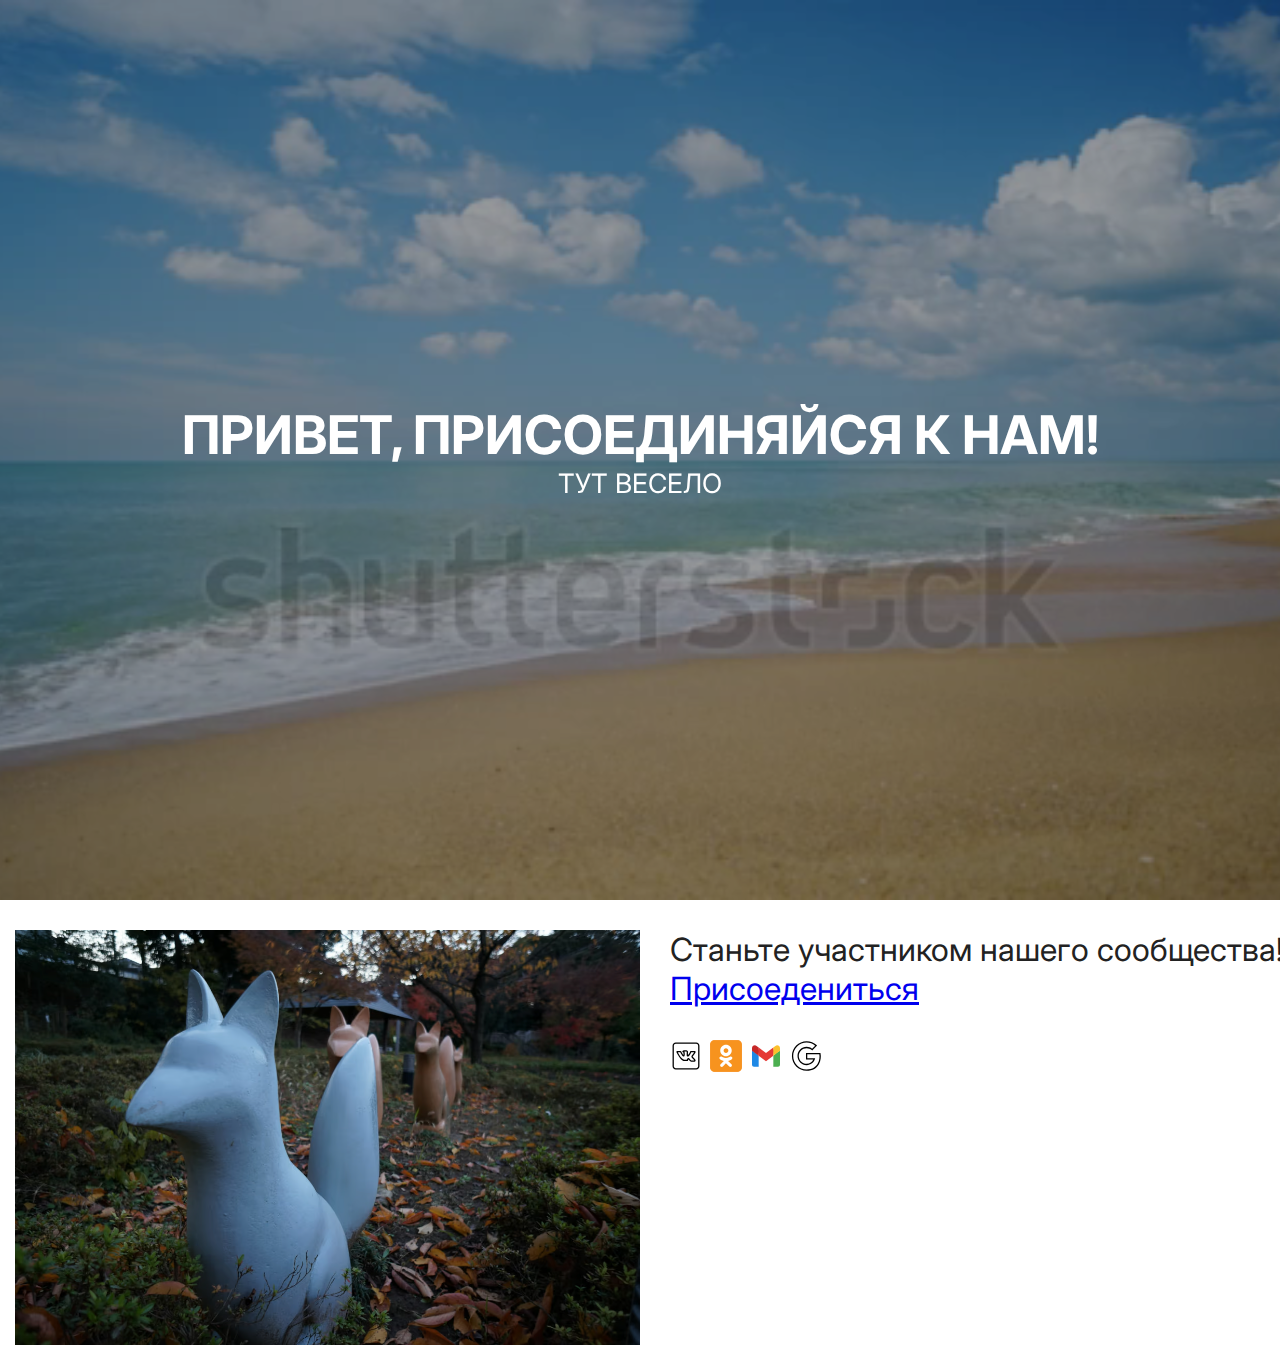
<file: index.html>
<!DOCTYPE html>
<html lang="ru">
    <head>
        <title>Практика 3</title>
        <meta charset="UTF-8">
        <meta name="viewport" content="width=device-width, initial-scale=1.0">
        <link rel="preconnect" href="https://fonts.googleapis.com">
        <link rel="preconnect" href="https://fonts.gstatic.com" crossorigin>
        <link href="https://fonts.googleapis.com/css2?family=Inter:wght@100;200;300;400;500;600;700&display=swap" rel="stylesheet">
        <link href="styles/styles.css" rel="stylesheet"/>
        <link rel="icon" type="image/x-icon" href="images/favicon2.ico">
    </head>
    <body>
        <div class="header">
            <video src="media/stock-footage.webm" preload="auto" autoplay="" muted="" loop="">
                <!--  controls="" -->
            </video>
            <div class="content">
                <h1>Привет, присоединяйся к нам!</h1>
                <p>Тут весело</p>
            </div>
        </div>
        <div class="about">
            <picture>
                <source srcset="images/profile1.avif" type="image/avif">
                <img src="images/person_1.jpg" alt="image"/>
            </picture>
            <div>
                <p>Станьте участником нашего сообщества!</p>
                <a href="form.html">Присоедениться</a>
                <address>
                    <a class="icon vk" href="https://vk.com" target="_blank"><div></div></a>
                    <a class="icon ok" href="https://ok.ru/" target="_blank"><div></div></a>
                    <a class="icon gmail" href="https://gmail.com" target="_blank"><div></div></a>
                    <a class="icon google" href="https://google.com" target="_blank"><div></div></a>
                </address>
            </div>
        </div>
    </body>
</html>
</file>
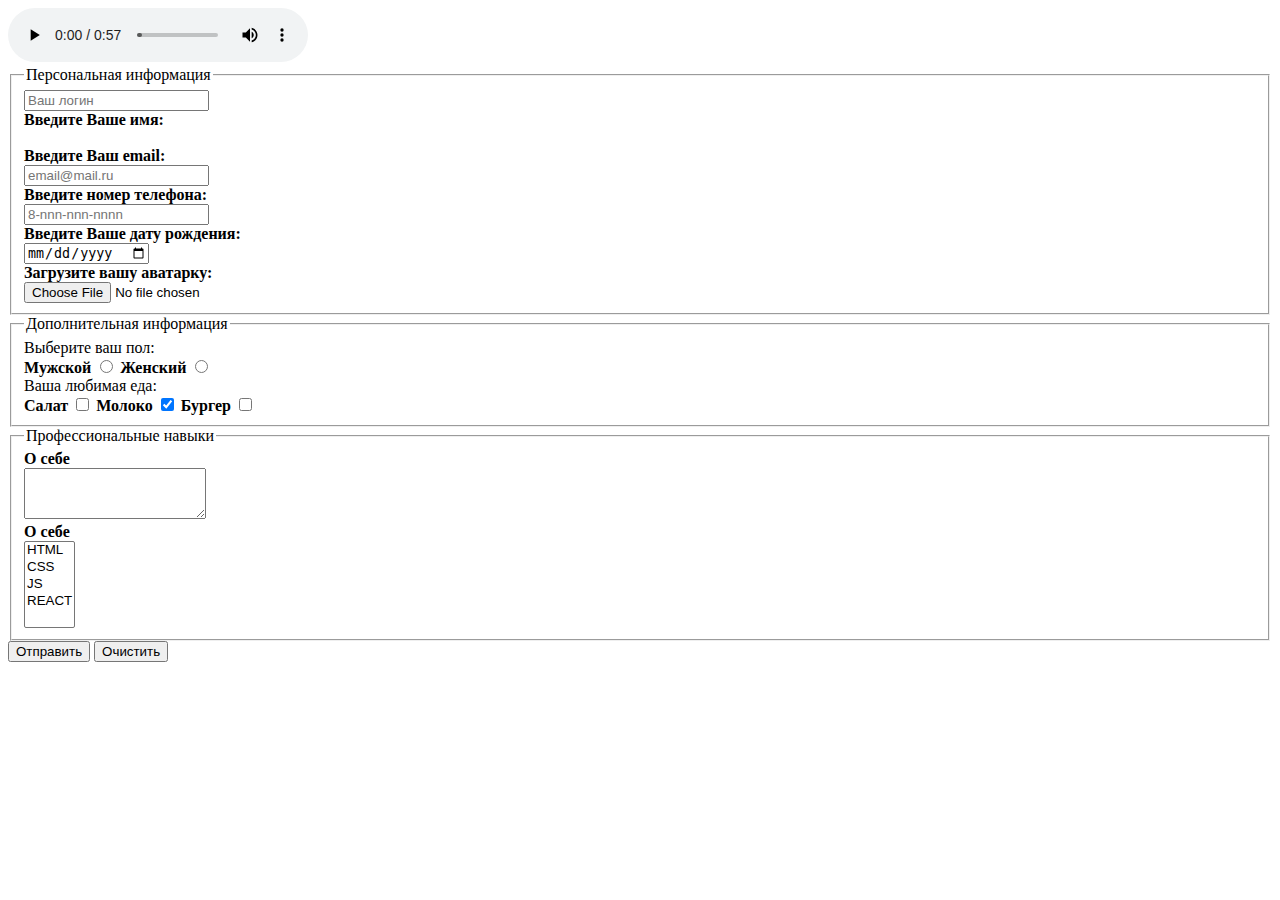
<file: form.html>
<!DOCTYPE html>
<html lang="ru">
    <head>
        <title>Практика 3</title>
        <meta charset="UTF-8">
        <meta name="viewport" content="width=device-width, initial-scale=1.0">
        <link rel="preconnect" href="https://fonts.googleapis.com">
        <link rel="preconnect" href="https://fonts.gstatic.com" crossorigin>
        <link href="https://fonts.googleapis.com/css2?family=Inter:wght@100;200;300;400;500;600;700&display=swap" rel="stylesheet">
        <link href="styles/form.css" rel="stylesheet"/>
        <link rel="icon" type="image/x-icon" href="images/favicon2.ico">
    </head>
    <body>
        <audio src="media/file_example.mp3" controls=""></audio>
        <form action="action.php" method="get">
            <fieldset>
                <legend>Персональная информация</legend>
                <input type="text" name="username" id="username" placeholder="Ваш логин" required="">
                <label for="username">Введите Ваше имя:</label>
                <br>
                <label for="email">Введите Ваш email:</label>
                <input type="email" name="email" id="email" placeholder="email@mail.ru">
                <br>
                <label for="tel">Введите номер телефона:</label>
                <input type="tel" name="tel" id="tel" placeholder="8-nnn-nnn-nnnn" pattern="8-[0-9]{3}-[0-9]{3}-[0-9]{4}">
                <br>
                <!--label for="age">Введите Ваш возраст:</label>
                <input type="number" name="age" id="age" min="18" max="99" maxlength="3" size="10">
                <br-->
                <label for="bd">Введите Вашe дату рождения:</label>
                <input type="date" name="bd" id="bd" >
                <br>
                <label for="ava">Загрузите вашу аватарку:</label>
                <input type="file" name="ava" id="ava" accept=".png" >
            </fieldset>
            <fieldset class="inline">
                <legend>Дополнительная информация</legend>
                <div>Выберите ваш пол:</div>
                <label for="genderm">Мужской</label>
                <input type="radio" name="gender" id="genderm" value="m">
                <label for="genderw">Женский</label>
                <input type="radio" name="gender" id="genderw" value="w">
                <br>
                <div>Ваша любимая еда:</div>
                <label for="salat">Салат</label>
                <input type="checkbox" name="eat" id="salat" value="s">
                <label for="moloko">Молоко</label>
                <input type="checkbox" name="eat" id="moloko" value="m" checked="">
                <label for="burger">Бургер</label>
                <input type="checkbox" name="eat" id="burger" value="b">
            </fieldset>
            <fieldset>
                <legend>Профессиональные навыки</legend>
                <label for="navik">О себе</label>
                <textarea name="navik" id="navik" rows="3"></textarea>
                <br>
                <label for="navik">О себе</label>
                <select name="skils" multiple="" size="5">
                    <option value="html">HTML</option>
                    <option value="css">CSS</option>
                    <option value="js">JS</option>
                    <option value="react">REACT</option>
                </select>
            </fieldset>
            <button name="submit" type="submit">Отправить</button>
            <button name="reset" type="reset">Очистить</button>
            
        </form>
    </body>
</html>
</file>
<file: styles/styles.css>
*{
    padding: 0;
    margin: 0;
}
body{
    background-color: #FFF;
    color: #222;
    font-family: 'Inter', sans-serif;
    margin: 0;
    font-size: 2em;
}
video{
    width: 100%;
    height: 100vh;
}
.header{
    height: 100vh;
    width: 100vw;
    background-color: bisque;
    position: relative;
    display: flex
}
.header video{
    height: 100vh;
    width: 100vw;
    position: absolute;
    object-fit: cover;
    object-position: center;
    z-index: 0;
}
.header .content{
    z-index: 1;
    height: 100vh;
    width: 100%;
    color: white;
    background-color: rgba(0,0,0,0.4);
    display: flex;
    flex-direction: column;
    justify-content: center;
    align-items: center;
    padding: 0 15px;
    text-transform: uppercase;
    font-size: 20pt;
}
.about{
    display: flex;
    gap: 30px;
    margin-top: 30px;
    padding: 0 15px;
    width: 100%;
}
.about picture{
    width: 50%;
}
.about>div{
    width: 50%;
}
.about picture source,
.about picture img{
    width: 100%;
}
address{
    margin: 1em 0;
}
address .icon{
    display: inline-block;
}
address .icon div{
    height: 32px;
    width: 32px;
    background-size: contain;
    background-repeat: no-repeat;
}
address .icon.vk div{
    background-image: url("../images/vk.svg");
}
address .icon.ok div{
    background-image: url("../images/ok.svg");
}
address .icon.gmail div{
    background-image: url("../images/gmail.svg");
}
address .icon.google div{
    background-image: url("../images/google.svg");
}
</file>
<file: styles/form.css>
/* 
    Created on : 1 дек. 2023 г., 19:25:26
    Author     : root
*/

label{
    display: block;
    width: 100%;
    font-weight: bold;
}
.inline label{
    display: unset;
}
</file>
